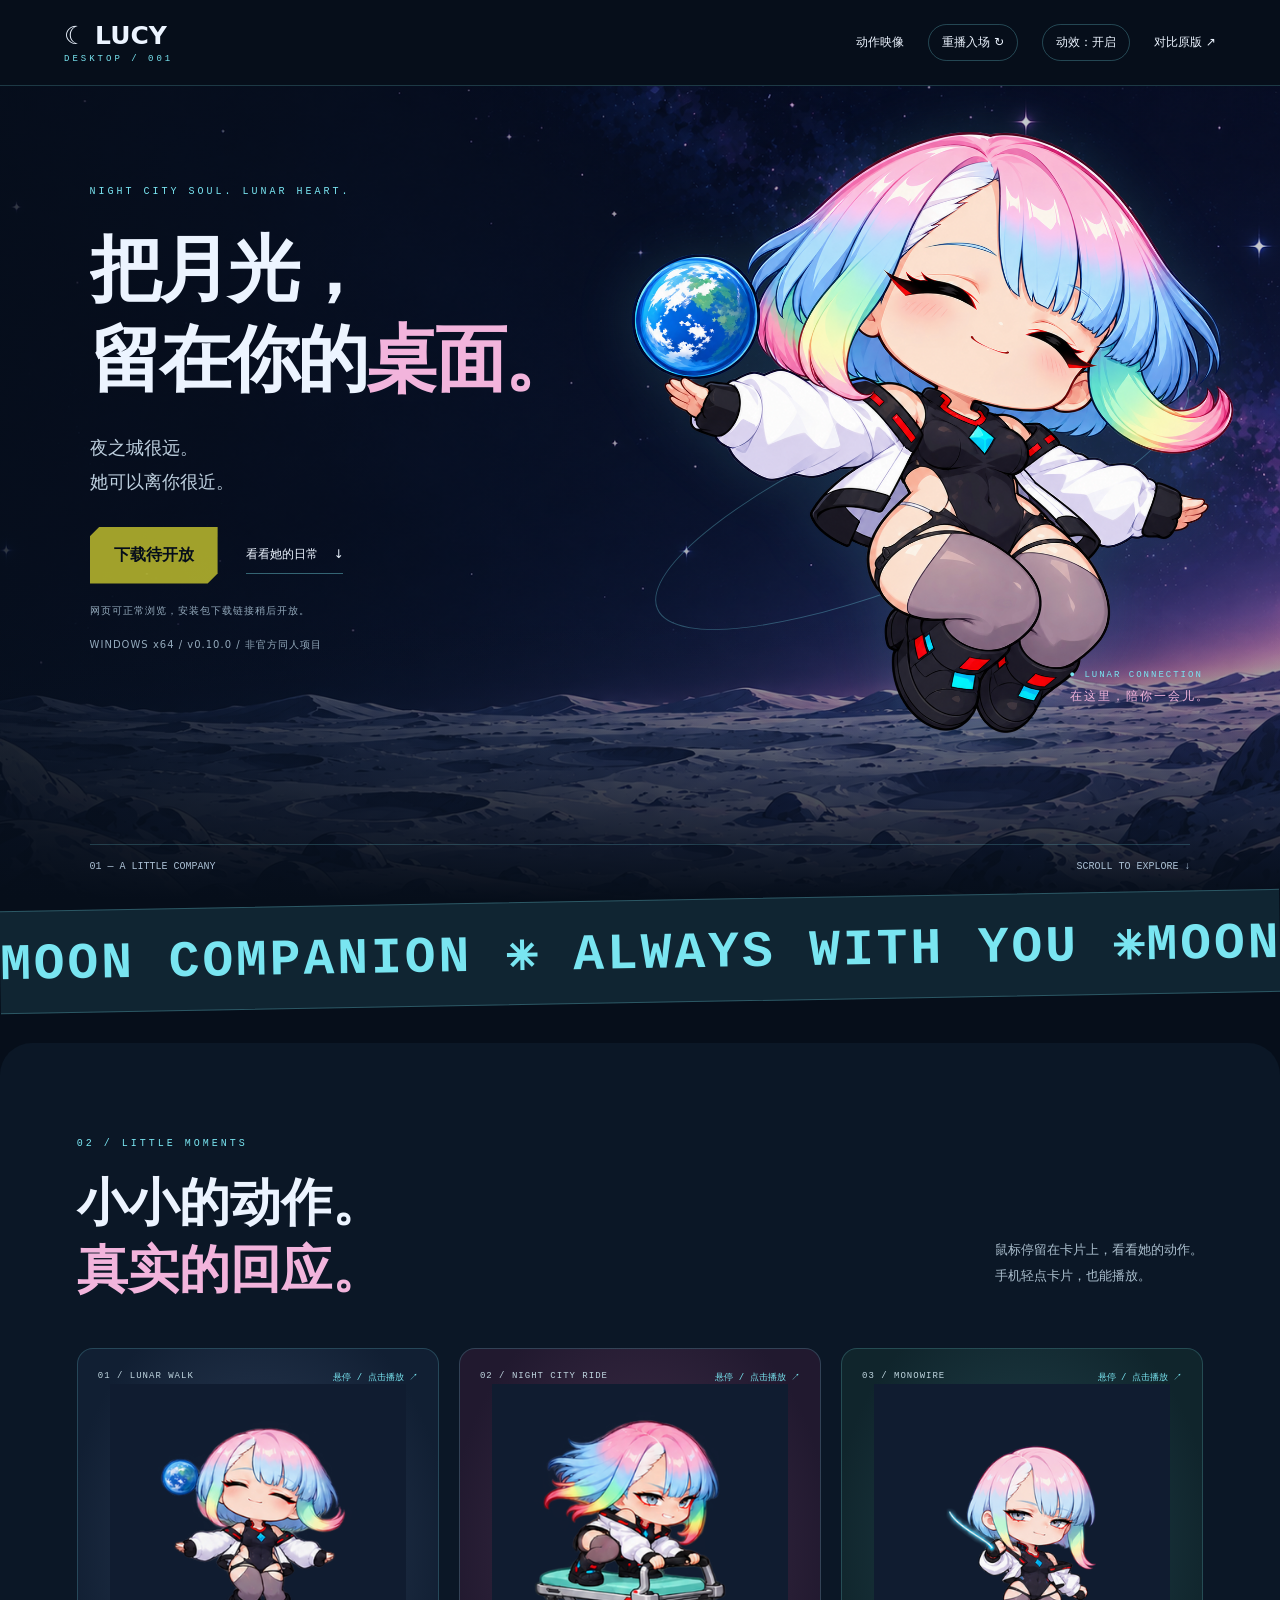
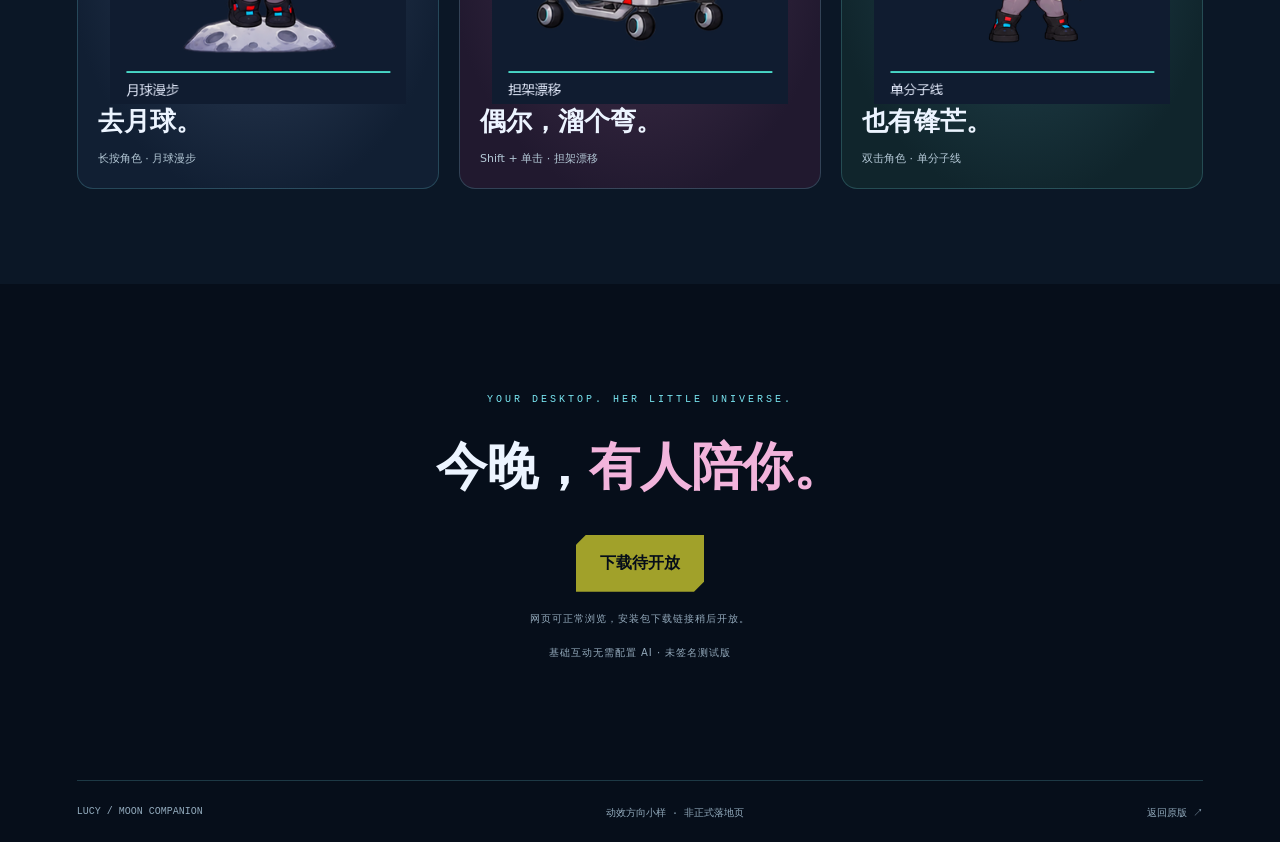
<file: index.html>
<!doctype html><html lang="zh-CN"><head><meta charset="utf-8"><meta name="viewport" content="width=device-width,initial-scale=1"><title>Lucy · 月光连接 / 动效小样</title><link rel="stylesheet" href="motion.css"></head><body>
<header><a class="logo" href="original.html">☾ LUCY<span>DESKTOP / 001</span></a><nav><a href="#moments">动作映像</a><button id="replay">重播入场 ↻</button><button id="motion" aria-pressed="true">动效：开启</button><a href="original.html">对比原版 ↗</a></nav></header>
<main><section class="hero"><div class="sky"></div><div class="hero-copy"><p class="eyebrow">NIGHT CITY SOUL. LUNAR HEART.</p><h1><span class="line"><span>把月光，</span></span><span class="line"><span>留在你的<span class="pink">桌面。</span></span></span></h1><p class="description">夜之城很远。<br>她可以离你很近。</p><div class="actions"><a class="cta" data-download aria-disabled="true">下载待开放 <span>↗</span></a><a class="text-link" href="#moments">看看她的日常 <span>↓</span></a></div><p class="meta" data-download-status role="status"></p><p class="meta">WINDOWS x64 / v0.10.0 / 非官方同人项目</p></div><div class="portrait"><div class="orbit"></div><img src="lucy-hero-v2.png" alt="在月光中漂浮的二头身 Lucy"><span class="tag">● LUNAR CONNECTION<br><b>在这里，陪你一会儿。</b></span></div><div class="bottom"><span>01 — A LITTLE COMPANY</span><span>SCROLL TO EXPLORE ↓</span></div></section>
<div class="ticker" aria-label="Moon companion — Always with you"><div aria-hidden="true"><span>MOON COMPANION ✳ ALWAYS WITH YOU ✳ </span><span>MOON COMPANION ✳ ALWAYS WITH YOU ✳ </span></div></div>
<section class="moments" id="moments"><div class="section-head reveal"><p class="eyebrow">02 / LITTLE MOMENTS</p><h2>小小的动作。<br><span>真实的回应。</span></h2><p>鼠标停留在卡片上，看看她的动作。<br>手机轻点卡片，也能播放。</p></div><div class="cards">
<button class="card moon reveal" data-action="moon" aria-pressed="false"><span class="card-top">01 / LUNAR WALK <i>悬停播放 ↗</i></span><img src="moon.png" alt="Lucy 月球漫步动作"><span class="card-title">去月球。<small>长按角色 · 月球漫步</small></span></button>
<button class="card drift reveal" data-action="gurney" aria-pressed="false"><span class="card-top">02 / NIGHT CITY RIDE <i>悬停播放 ↗</i></span><img src="gurney.png" alt="Lucy 双手抓住担架漂移"><span class="card-title">偶尔，溜个弯。<small>Shift + 单击 · 担架漂移</small></span></button>
<button class="card wire reveal" data-action="monowire" aria-pressed="false"><span class="card-top">03 / MONOWIRE <i>悬停播放 ↗</i></span><img src="monowire.png" alt="Lucy 单分子线动作"><span class="card-title">也有锋芒。<small>双击角色 · 单分子线</small></span></button></div></section>
<section class="closing reveal"><p class="eyebrow">YOUR DESKTOP. HER LITTLE UNIVERSE.</p><h2>今晚，<span>有人陪你。</span></h2><a class="cta" data-download aria-disabled="true">下载待开放 <span>↗</span></a><p class="meta" data-download-status role="status"></p><p class="meta">基础互动无需配置 AI · 未签名测试版</p></section></main><footer><span>LUCY / MOON COMPANION</span><span>动效方向小样 · 非正式落地页</span><a href="original.html">返回原版 ↗</a></footer><script src="download-config.js"></script><script src="main.js"></script><script src="motion.js"></script></body></html>
</file>
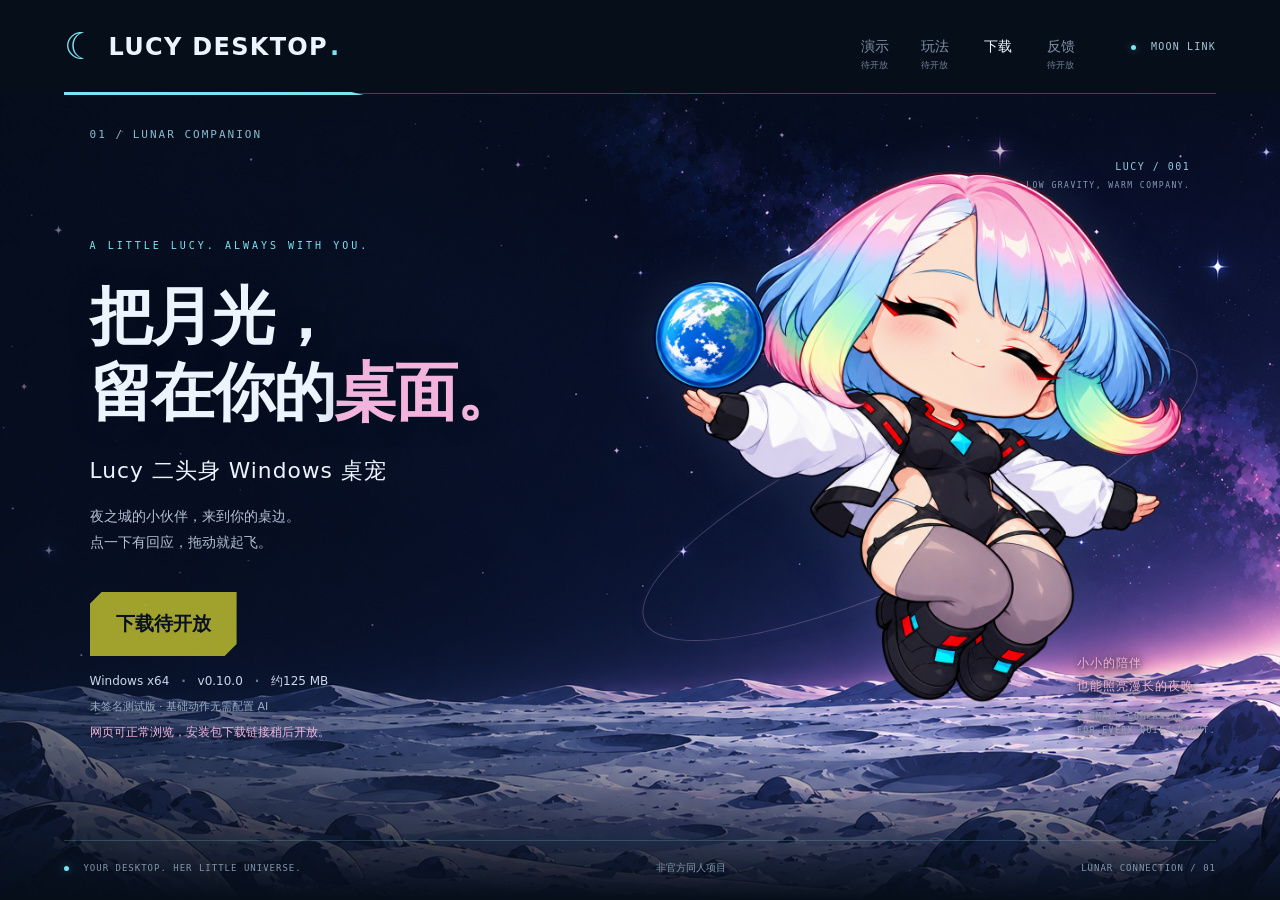
<file: original.html>
<!doctype html>
<html lang="zh-CN"><head><meta charset="utf-8"><meta name="viewport" content="width=device-width,initial-scale=1"><meta name="description" content="Lucy 二头身 Windows 桌宠。月球漫步、拖动飞行，和一个会回应的桌边伙伴。"><title>Lucy Desktop · 把月光留在你的桌面</title><link rel="stylesheet" href="style.css"></head>
<body><header class="header"><a class="brand" href="#home" aria-label="Lucy Desktop 首页"><span class="orbit" aria-hidden="true">☾</span>LUCY DESKTOP<span class="brand-dot">.</span></a><nav aria-label="主导航"><span class="soon" title="演示区待开放">演示<small>待开放</small></span><span class="soon" title="玩法区待开放">玩法<small>待开放</small></span><a href="#download">下载</a><span class="soon" title="反馈区待开放">反馈<small>待开放</small></span></nav><span class="signal"><i></i> MOON LINK</span></header>
<main id="home"><section class="hero" aria-labelledby="hero-title"><div class="sky" aria-hidden="true"></div><div class="frame-mark" aria-hidden="true">01 / LUNAR COMPANION</div><div class="copy"><p class="eyebrow">A LITTLE LUCY. ALWAYS WITH YOU.</p><h1 id="hero-title">把月光，<br>留在你的<span>桌面。</span></h1><p class="subtitle">Lucy 二头身 Windows 桌宠</p><p class="intro">夜之城的小伙伴，来到你的桌边。<br>点一下有回应，拖动就起飞。</p><div id="download" class="download"><a class="download-button" data-download aria-disabled="true"><svg viewBox="0 0 24 24" fill="none" stroke="currentColor" stroke-width="1.8" aria-hidden="true"><path d="M12 3v12m-5-5 5 5 5-5M4 16v5h16v-5"/></svg>下载待开放<span aria-hidden="true">↗</span></a><p class="version">Windows x64 <b>·</b> v0.10.0 <b>·</b> 约125 MB</p><p class="notice">未签名测试版 · 基础动作无需配置 AI</p><p id="download-status" data-download-status class="download-status" role="status"></p></div></div><div class="character"><div class="orbital-ring" aria-hidden="true"></div><img src="lucy-hero-v2.png" width="1254" height="1254" alt="粉蓝渐变短发的二头身 Lucy 张开双臂，轻轻悬浮在月球上方" fetchpriority="high"><span class="character-label">LUCY / 001<br><b>LOW GRAVITY, WARM COMPANY.</b></span></div><aside class="poem">小小的陪伴<br>也能照亮漫长的夜晚。<span>A SMALL COMPANION<br>FOR EVERY QUIET NIGHT.</span></aside><div class="hero-bottom"><span><i></i> YOUR DESKTOP. HER LITTLE UNIVERSE.</span><span>非官方同人项目</span><span class="coordinates">LUNAR CONNECTION / 01</span></div></section></main><script src="download-config.js"></script><script src="main.js"></script></body></html>
</file>
<file: motion.css>
:root{color-scheme:dark;--night:#060e1a;--cyan:#79e5f1;--pink:#f2b4dc;--yellow:#f5f234}*{box-sizing:border-box}html{scroll-behavior:smooth}body{margin:0;background:var(--night);color:#ecf4ff;font-family:'Microsoft YaHei',system-ui,sans-serif}a{color:inherit;text-decoration:none}button{font:inherit;color:inherit;cursor:pointer}a:focus-visible,button:focus-visible{outline:3px solid var(--cyan);outline-offset:6px}header{height:86px;padding:0 5%;display:flex;align-items:center;justify-content:space-between;border-bottom:1px solid #79e5f133}.logo{font-size:25px;font-weight:900}.logo span{display:block;font:9px monospace;letter-spacing:3px;margin-top:4px;color:var(--cyan)}nav{display:flex;gap:24px;align-items:center;font-size:12px}nav button{border:1px solid #79e5f144;background:transparent;padding:9px 13px;border-radius:30px}nav a:hover{color:var(--yellow)}.hero{position:relative;min-height:720px;height:calc(100svh - 86px);max-height:1000px;overflow:hidden;isolation:isolate;padding:100px 7%}.sky{position:absolute;inset:-25px;z-index:-2;background:linear-gradient(90deg,#060e1ad9,#060e1a35 65%),url('moon-background-v2.png') center/cover;transform:translate(var(--bx,0px),var(--by,0px));transition:transform 1s ease-out}.hero:after{content:'';position:absolute;inset:0;z-index:-1;background:linear-gradient(0deg,var(--night),transparent 35%)}.hero-copy{position:relative;z-index:2;width:60%}.eyebrow{font:10px monospace;letter-spacing:3px;color:var(--cyan);margin:0 0 28px}h1{font-size:clamp(46px,5.6vw,90px);line-height:1.25;letter-spacing:-3px;margin:0}.line{display:block;overflow:hidden}.line>span{display:block;animation:rise 1s cubic-bezier(.2,.8,.2,1) both}.line:nth-child(2)>span{animation-delay:.15s}.pink{color:var(--pink)}.description{font-size:18px;line-height:1.9;color:#bed0df;margin:27px 0}.actions{display:flex;align-items:center;gap:28px}.cta{display:inline-flex;align-items:center;gap:35px;padding:18px 24px;background:var(--yellow);color:#060e1a;font-weight:800;clip-path:polygon(10px 0,100% 0,100% calc(100% - 10px),calc(100% - 10px) 100%,0 100%,0 10px);transition:background .25s,transform .25s}.cta span{display:grid;place-items:center;border:1px solid #060e1a;width:28px;height:28px;border-radius:50%;transition:transform .25s,background .25s,color .25s}.cta:hover{background:var(--cyan);transform:translateY(-3px)}.cta:hover span{transform:rotate(45deg);background:#060e1a;color:var(--cyan)}.text-link{font-size:12px;border-bottom:1px solid #79e5f166;padding:10px 0}.text-link span{display:inline-block;margin-left:12px;transition:transform .3s}.text-link:hover span{transform:translateY(4px)}.meta{font-size:10px;letter-spacing:1px;color:#93a9bb;margin-top:20px}.portrait{position:absolute;right:3%;top:30px;width:50%;transform:translate(var(--px,0px),var(--py,0px));transition:transform .8s ease-out}.portrait img{width:100%;animation:float 7s ease-in-out infinite;filter:drop-shadow(0 0 28px #79e5f122)}.orbit{position:absolute;top:47%;left:5%;width:90%;height:24%;border:1px solid #79e5f14d;border-radius:50%;transform:rotate(-23deg)}.tag{position:absolute;right:5%;bottom:8%;font:9px/2 monospace;letter-spacing:2px;color:var(--cyan)}.tag b{font:12px/2 'Microsoft YaHei';color:var(--pink)}.bottom{position:absolute;bottom:28px;left:7%;right:7%;display:flex;justify-content:space-between;border-top:1px solid #79e5f133;padding-top:16px;font:10px monospace;color:#a9bed2}.ticker{overflow:hidden;border-block:1px solid #79e5f144;background:#102532;transform:rotate(-1deg);padding:19px 0}.ticker>div{display:flex;width:max-content;animation:marquee 32s linear infinite}.ticker span{font:700 clamp(25px,4vw,58px) monospace;letter-spacing:3px;color:var(--cyan);white-space:nowrap}.moments{padding:95px 6%;background:#0b1726;border-radius:32px 32px 0 0;margin-top:40px;position:relative}.section-head{display:grid;grid-template-columns:1fr 1fr;gap:20px;align-items:end;margin-bottom:46px}.section-head .eyebrow{grid-column:1/-1;margin-bottom:0}h2{font-size:clamp(32px,4vw,58px);line-height:1.3;margin:0}.section-head h2 span{color:var(--pink)}.section-head>p:last-child{justify-self:end;color:#a9bdcc;font-size:13px;line-height:2}.cards{display:grid;grid-template-columns:repeat(3,1fr);gap:20px}.card{position:relative;border:1px solid #79e5f133;background:radial-gradient(ellipse at 50% 45%,#30415b,#111f33 75%);border-radius:16px;overflow:hidden;text-align:left;padding:22px 20px;transition:transform .4s,border-color .4s;min-width:0}.drift{background:radial-gradient(ellipse at 50% 45%,#44314c,#21192f 75%)}.wire{background:radial-gradient(ellipse at 50% 45%,#244650,#10252c 75%)}.card:hover,.card:focus-visible,.card.active{transform:translateY(-8px);border-color:var(--cyan)}.card-top{display:flex;justify-content:space-between;font:9px monospace;letter-spacing:1px;color:#bfd5df}.card-top i{font-style:normal;font-size:9px;letter-spacing:0;color:var(--cyan)}.card img{display:block;width:100%;aspect-ratio:1;object-fit:contain;transition:transform .6s}.card:hover img{transform:scale(1.04)}.card-title{display:block;font-size:26px;font-weight:800}.card-title small{display:block;font-size:11px;font-weight:400;color:#b4c8d6;margin-top:12px}.closing{text-align:center;padding:110px 20px}.closing h2{margin:0 0 35px}.closing h2 span{color:var(--pink)}footer{border-top:1px solid #79e5f133;margin:0 6%;padding:25px 0;display:flex;justify-content:space-between;gap:20px;font:10px monospace;color:#92aabc}.reveal{opacity:0;transform:translateY(30px);transition:opacity .8s,transform .8s}.reveal.visible{opacity:1;transform:translateY(0)}@keyframes rise{from{transform:translateY(110%)}to{transform:translateY(0)}}@keyframes float{50%{transform:translateY(-14px) rotate(2deg)}}@keyframes marquee{to{transform:translateX(-50%)}}body.still *,body.still *:before,body.still *:after{animation:none!important;transition:none!important}body.still .reveal{opacity:1;transform:none}body.still .portrait,body.still .sky{transform:none}body.still{scroll-behavior:auto}@media(max-width:700px){header{height:90px}.logo{font-size:19px}nav{gap:10px;flex-wrap:wrap;justify-content:flex-end;max-width:240px;font-size:10px}nav button{font-size:10px;padding:6px 8px}nav>a:first-child{display:none}.hero{height:auto;min-height:930px;padding:65px 7%}.hero-copy{width:100%}h1{font-size:48px;letter-spacing:-2px}.description{font-size:15px}.portrait{top:440px;width:100%;right:0}.tag{bottom:0;right:10%}.actions{gap:15px}.cta{font-size:14px;gap:15px}.section-head{display:block}.section-head .eyebrow{margin-bottom:24px}.section-head>p:last-child{margin-top:20px}.cards{grid-template-columns:1fr}.card img{max-height:310px}.moments{padding:60px 6%}.closing{padding:75px 20px}footer{flex-wrap:wrap;font-size:9px}.bottom{font-size:8px}}@media(prefers-reduced-motion:reduce){html{scroll-behavior:auto}*,*:before,*:after{animation:none!important;transition:none!important}.reveal{opacity:1;transform:none}.portrait,.sky{transform:none!important}}
@media(max-width:400px){h1{font-size:clamp(30px,9vw,38px);letter-spacing:-1px}.cta{white-space:nowrap;padding:14px;gap:12px}.actions{align-items:flex-start;flex-direction:column;gap:10px}.hero{min-height:930px}.portrait{top:500px}.eyebrow{font-size:8px;letter-spacing:2px}.tag{bottom:-20px}.card-top{letter-spacing:0;font-size:8px}.card-top i{font-size:8px}}
[data-download][aria-disabled="true"]{opacity:.65;cursor:not-allowed;transform:none}
</file>
<file: style.css>
@charset "UTF-8";
:root{color-scheme:dark;--night:#060e1a;--white:#ecf4ff;--cyan:#79e5f1;--pink:#f2b4dc;--yellow:#f5f234}*{box-sizing:border-box}html{scroll-behavior:smooth}body{margin:0;background:var(--night);color:var(--white);font-family:"Microsoft YaHei","PingFang SC",system-ui,sans-serif}a{color:inherit;text-decoration:none}a:focus-visible{outline:3px solid var(--pink);outline-offset:7px}.header{height:94px;margin:0 5%;display:flex;align-items:center;gap:32px;border-bottom:1px solid #79e5f14d;position:relative;z-index:2}.header:after{content:"";position:absolute;bottom:-2px;left:0;width:26%;height:3px;background:var(--cyan);clip-path:polygon(0 0,96% 0,100% 100%,0 100%)}.brand{font-size:24px;font-weight:800;letter-spacing:1.3px;display:flex;align-items:center;gap:10px;white-space:nowrap}.brand-dot{color:var(--cyan);margin-left:-8px}.orbit{font-size:37px;color:var(--cyan);font-weight:400}.header nav{display:flex;align-items:center;gap:32px;margin-left:auto;font-size:14px}.header nav a{padding:16px 3px}.header nav a:hover{color:var(--yellow)}.soon{position:relative;color:#8293a8;cursor:default}.soon small{position:absolute;font-size:9px;top:21px;left:50%;transform:translateX(-50%);white-space:nowrap;color:#708095}.signal{font:10px Consolas,monospace;letter-spacing:1.2px;color:#a8c7d9;margin-left:24px}.signal i,.hero-bottom i{display:inline-block;width:5px;height:5px;border-radius:50%;background:var(--cyan);margin-right:8px;box-shadow:0 0 8px #79e5f170}.hero{isolation:isolate;position:relative;min-height:calc(100svh - 94px);max-width:2200px;margin:auto;overflow:hidden;padding:118px 7% 130px;display:flex;align-items:center}.sky{position:absolute;inset:0;z-index:-3;background:linear-gradient(90deg,#060e1a9c 0%,#060e1a48 40%,transparent 68%),url('moon-background-v2.png') center center/cover no-repeat}.hero:after{content:"";position:absolute;inset:0;z-index:-2;background:linear-gradient(0deg,#060e1a 0%,transparent 20%,transparent 85%,#060e1a77)}.frame-mark{position:absolute;top:34px;left:7%;font:11px Consolas,monospace;color:#83bdcf;letter-spacing:2px}.copy{position:relative;z-index:2;width:55%;max-width:700px}.eyebrow{font:10px Consolas,monospace;letter-spacing:3px;color:var(--cyan);margin:0 0 28px}h1{font-size:clamp(42px,4.9vw,80px);line-height:1.22;letter-spacing:-2px;margin:0 0 24px;font-weight:900;text-shadow:0 3px 25px #07102070}h1 span{color:var(--pink)}.subtitle{font-size:clamp(17px,1.7vw,24px);margin:0 0 18px;font-weight:500;letter-spacing:1px}.intro{font-size:14px;line-height:1.9;color:#b3c0d4;margin:0 0 36px}.download-button{display:inline-flex;align-items:center;gap:15px;background:var(--yellow);color:#0b1320;padding:19px 26px;clip-path:polygon(12px 0,100% 0,100% calc(100% - 12px),calc(100% - 12px) 100%,0 100%,0 12px);font-size:19px;font-weight:800;transition:background .2s,transform .2s}.download-button:hover{background:#ffff8a;transform:translateY(-2px)}.download-button svg{width:23px;height:23px}.download-button>span{margin-left:24px}.version{font-size:12px;margin:17px 0 9px;color:#cad8e9}.version b{color:#608092;margin:0 8px}.notice{color:#9aaec4;font-size:11px;margin:0}.download-status{font-size:12px;max-width:350px;color:var(--pink);line-height:1.7;margin:8px 0 0;min-height:20px}.character{position:absolute;z-index:0;right:7%;top:8%;width:min(44vw,600px);aspect-ratio:1}.character img{width:100%;height:auto;filter:drop-shadow(0 0 26px #a7b7ed22);animation:float 7s ease-in-out infinite;position:relative}.orbital-ring{position:absolute;width:108%;height:28%;border:1px solid #c4a1dc50;border-radius:50%;top:45%;left:-2%;transform:rotate(-25deg);box-shadow:0 0 18px #8d9bce0c}.character-label{font:10px/1.8 Consolas,monospace;color:#94c7de;letter-spacing:1.5px;position:absolute;right:8%;top:4%;text-align:right}.character-label b{font-size:8px;font-weight:400;color:#879ab7}.poem{position:absolute;right:5%;bottom:20%;font-size:12px;color:var(--pink);line-height:1.9;letter-spacing:1px}.poem span{display:block;color:#91a3bc;font:8px/1.8 Consolas,monospace;letter-spacing:1.5px;margin-top:12px}.hero-bottom{position:absolute;bottom:25px;left:5%;right:5%;display:flex;justify-content:space-between;gap:15px;align-items:center;border-top:1px solid #79e5f133;padding-top:20px;color:#8296ac;font:9px Consolas,"Microsoft YaHei",monospace;letter-spacing:1px}.hero-bottom>span:nth-child(2){font-size:10px;letter-spacing:0}@keyframes float{0%,100%{transform:translateY(0) rotate(-2deg)}50%{transform:translateY(-15px) rotate(1deg)}}@media(min-width:1500px){.hero{padding-top:145px;padding-bottom:150px}.character{right:10%;top:7%}}@media(max-width:1000px){.signal{display:none}.header{height:80px}.hero{min-height:calc(100svh - 80px);padding-top:110px;padding-bottom:125px}.character{right:1%;top:15%;width:49vw}.poem{right:5%;bottom:17%}.header nav{gap:24px}.brand{font-size:20px}.copy{width:65%}}@media(max-width:640px){.header{height:75px;margin:0 6%;gap:12px}.brand{font-size:16px;letter-spacing:.6px;gap:5px}.orbit{font-size:26px}.header nav{gap:18px;font-size:12px}.header nav .soon{display:none}.hero{min-height:1040px;display:block;padding:67px 7% 100px}.frame-mark{top:22px;font-size:9px}.copy{width:100%;max-width:none}.eyebrow{font-size:8px;margin-bottom:20px;letter-spacing:2px}h1{font-size:clamp(36px,9.8vw,58px);letter-spacing:-1.3px;margin-bottom:18px}.subtitle{font-size:17px}.intro{font-size:12px;margin-bottom:23px}.download-button{font-size:16px;padding:16px 21px}.download-button>span{margin-left:14px}.character{width:min(98vw,500px);top:480px;right:0}.character-label{top:1%;right:11%;font-size:8px}.poem{bottom:85px;left:7%;right:auto;font-size:11px}.poem span{display:none}.sky{background-position:64% bottom;background-size:auto 100%}.hero-bottom{left:7%;right:7%;bottom:22px;font-size:7px;letter-spacing:.3px}.coordinates{display:none}.version{font-size:11px}.notice{font-size:10px}}@media(prefers-reduced-motion:reduce){html{scroll-behavior:auto}.character img{animation:none}.download-button{transition:none}}

/* Keep small supporting text readable over the lunar horizon. */
.poem{text-shadow:0 2px 6px #060e1a,0 0 15px #060e1a}.character-label{top:0;right:0}
[data-download][aria-disabled="true"]{opacity:.65;cursor:not-allowed;transform:none}
</file>
